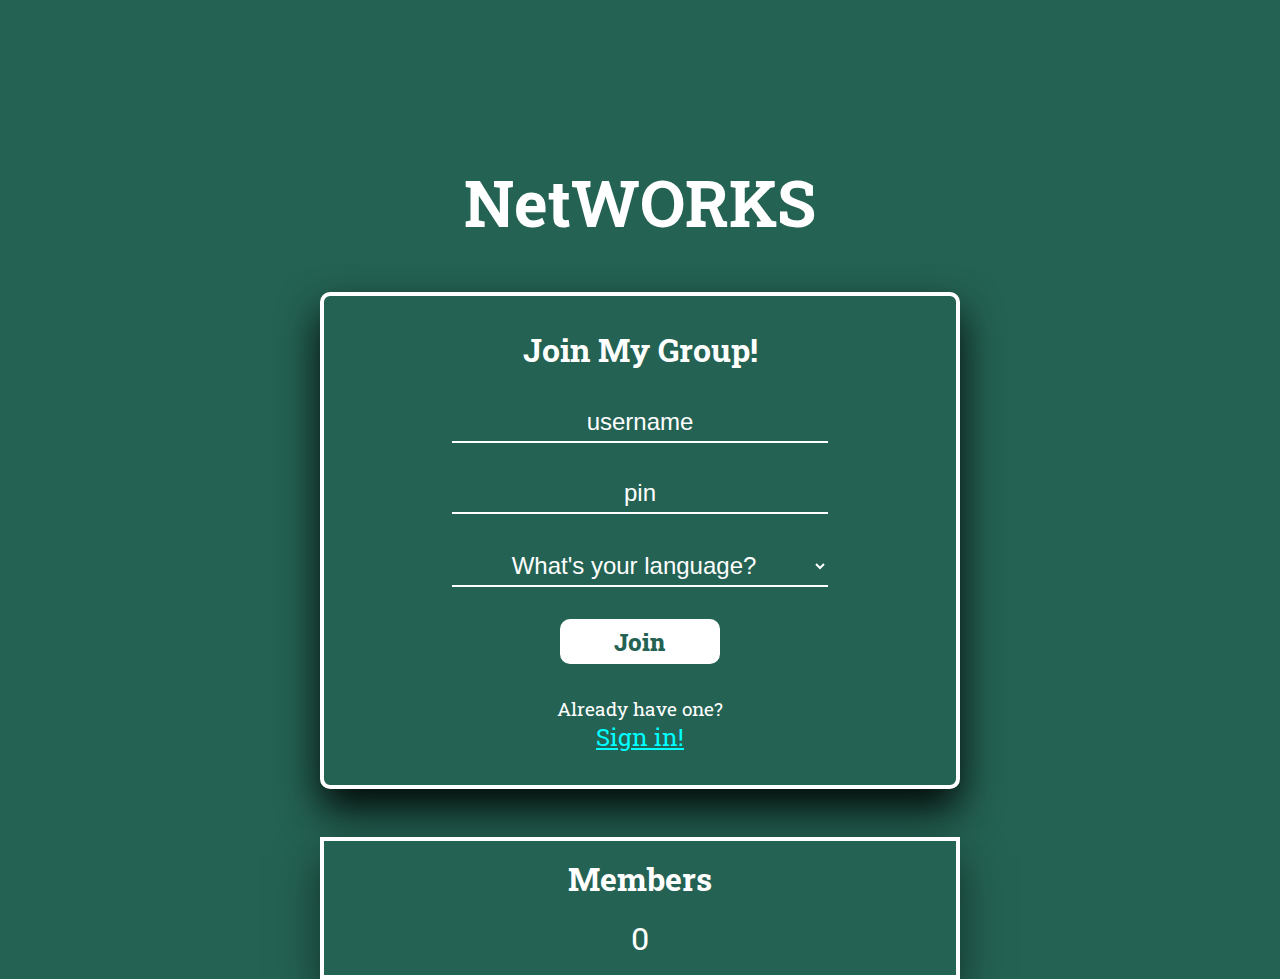
<file: index.html>
<!DOCTYPE html>
<html lang="en">
  <head>
    <meta charset="UTF-8" />
    <meta http-equiv="X-UA-Compatible" content="IE=edge" />
    <meta name="viewport" content="width=device-width, initial-scale=1.0" />
    <link rel="stylesheet" href="styles.css" />
    <link rel="preconnect" href="https://fonts.googleapis.com" />
    <link rel="preconnect" href="https://fonts.gstatic.com" crossorigin />
    <link
      href="https://fonts.googleapis.com/css2?family=Boogaloo&family=Roboto+Slab:wght@200;300;400;500;600;700&display=swap"
      rel="stylesheet"
    />

    <script type="module" src="script.js"></script>

    <title>Login Simulator</title>
  </head>
  <body>
    <div class="page-container">
      <h1 class="main-title">NetWORKS</h1>
      <div class="main-container">
        <h1 class="login-title">Join My Group!</h1>
        <div class="form-container">
          <input class="input-username input" placeholder="username" />
          <input class="input-password input" placeholder="pin" />

          <select class="input-language input" name="Language" id="Language">
            <option value="" disabled selected>What's your language?</option>
            <option value="Javascript">Javascript</option>
            <option value="Python">Python</option>
            <option value="C++">C++</option>
            <option value="Java">Java</option>
            <option value="Not relevant">Not revelant</option>
          </select>
          <a href="profilePicture.html" id="login" class="login-button">
            Join
          </a>
        </div>

        <div class="create-login-container">
          <p class="create-login description">Already have one?</p>
          <a class="create-login link" href="#">Sign in!</a>
        </div>
      </div>
      <div class="user-container">
        <h1 class="members-title">Members</h1>
        <p class="members-number">0</p>
      </div>
    </div>
  </body>
</html>
</file>
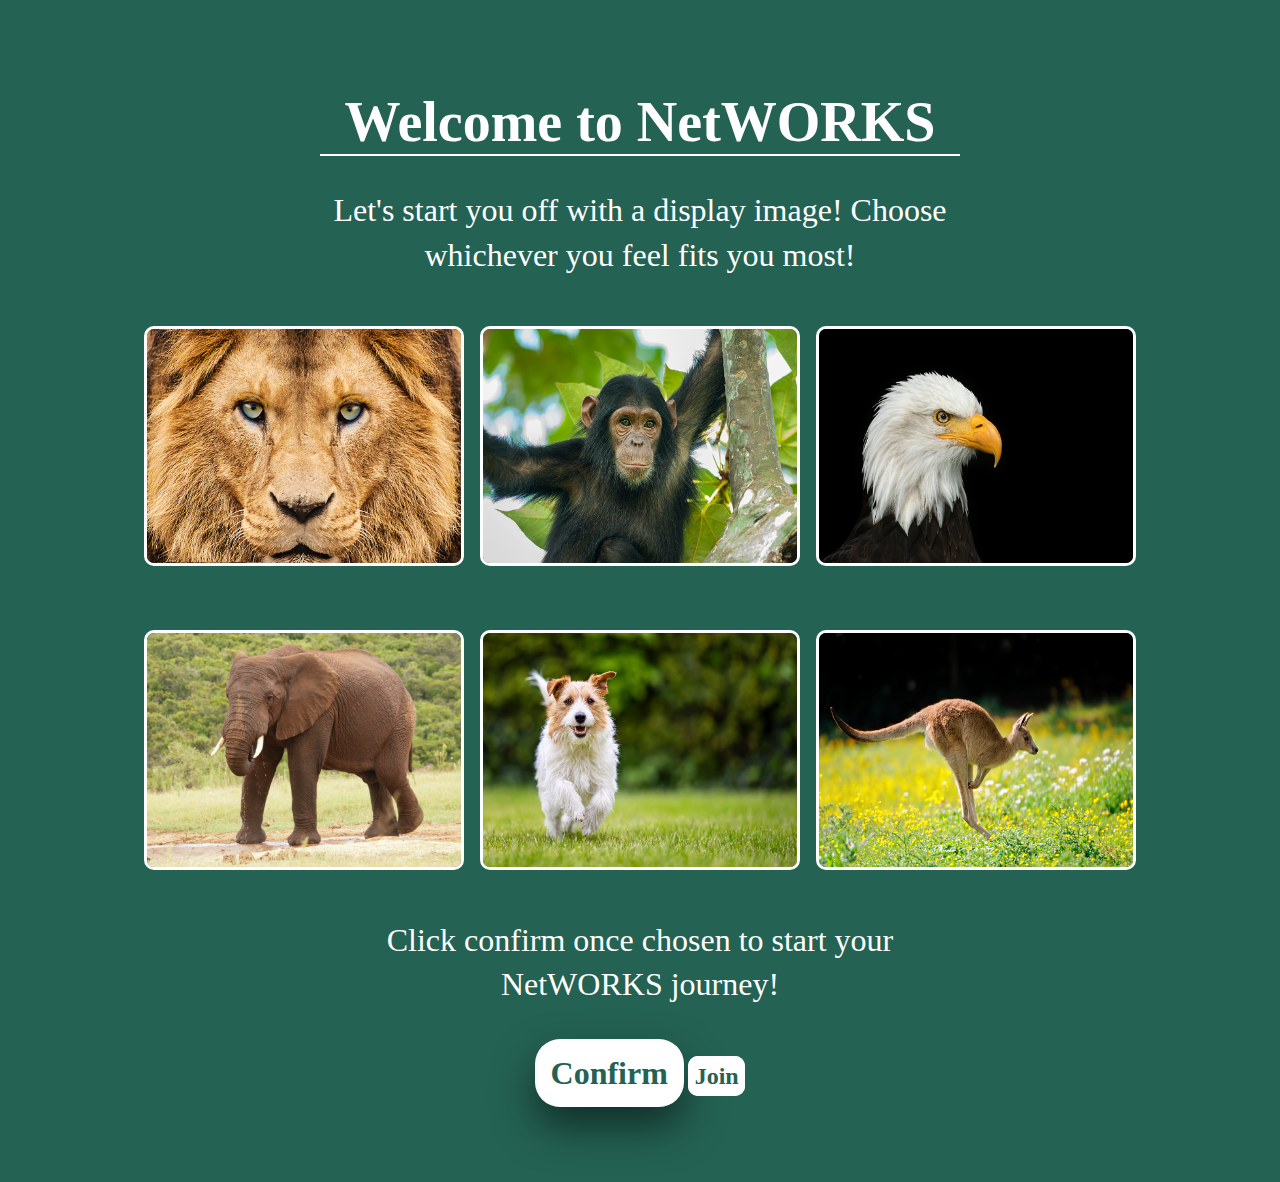
<file: profilePicture.html>
<!DOCTYPE html>
<html lang="en">
  <head>
    <meta charset="UTF-8" />
    <meta http-equiv="X-UA-Compatible" content="IE=edge" />
    <meta name="viewport" content="width=device-width, initial-scale=1.0" />
    <link rel="stylesheet" href="styles.css" />

   
    <script type="module" src="choice.js"></script>
   
    <title>Choose a Display Picutre</title>
  </head>
  <body>
    <div class="container">
      <div class="title-description-container">
        <h1 class="choose-title">Welcome to NetWORKS</h1>
        <p class="choose-description">
          Let's start you off with a display image! Choose whichever you feel
          fits you most!
        </p>
      </div>
      <div class="grid-choose-container">
        <img
          src="images/lion.jpg"
          id="lion"
          class="img-container"
        ></img>
        <img
          src="images/monkey.jpg"
          id="monkey"
          class="img-container"
        ></img>
        <img
          src="images/eagle.jpg"
          id="eagle"
          class="img-container"
        ></img>
        <img
          src="images/elephant.jpg"
          id="elephant"
          class="img-container"
        ></img>
        <img
          src="images/dog.jpg"
          id="dog"
          class="img-container"
        ></img>
        <img
          src="images/kangaroo.jpg"
          id="kangaroo"
          class="img-container"
        ></img>
      </div>

      <div class="confirm-container">
        <h2 class="confirm-title">
          Click confirm once chosen to start your NetWORKS journey!
        </h2>
        <a href="#" class="confirm-button">Confirm</a>
        <a href="profilePicture.html" id="login" class="login-button">
          Join
        </a>
      </div>
    </div>

    
  </body>
</html>
</file>
<file: styles.css>
* {
  margin: 0;
  padding: 0;
  box-sizing: border-box;
}

body {
  background-color: #246253;
  /* height: 10rem; */
  color: white;
  font-family: "Roboto Slab", serif;
}

.main-container {
  background-color: #246253;
  margin: 0 auto 3rem;
  width: 50%;
  height: max-content;
  border: 4px solid white;
  border-radius: 10px;
  padding: 2rem;
  box-shadow: 0 20px 40px 0px rgba(0, 0, 0, 0.916);
}

.main-title {
  text-align: center;
  margin: 10rem auto 3rem;
  font-size: 4rem;
}

.login-title {
  text-align: center;
  margin-bottom: 1rem;
  font-size: 2rem;
}

.form-container {
  display: flex;
  flex-direction: column;
  gap: 1rem;
  padding: 1rem;
}

.input {
  width: 70%;
  margin: 0 auto 1rem;
  text-align: center;
  font-size: 1.5rem;
  background: none;
  border: none;
  border-bottom: 2px solid white;
  padding: 0.3rem;
  color: white;
}

.input:focus {
  outline: none;
}

::placeholder {
  color: white;
}

.login-button {
  background-color: white;
  color: #246253;
  font-weight: 800;
  width: 30%;
  text-align: center;
  text-decoration: none;
  margin: 0 auto 1rem;
  font-size: 1.5rem;
  padding: 0.3rem;
  border: 2px solid white;
  border-radius: 10px;
  cursor: pointer;

  font-family: "Roboto Slab", serif;
}

.login-button:hover {
  background-color: #246253;
  color: white;
  border: 4px solid white;
  box-shadow: 0 20px 40px 0px rgba(0, 0, 0, 0.516);
}

.create-login {
  font-size: 1.2rem;
}

.link {
  color: aqua;
  font-size: 1.5rem;
}

.create-login-container {
  margin: 0 auto;
  font-size: 1.2rem;
  text-align: center;
}

.user-container {
  background-color: #246253;
  margin: 0 auto;
  text-align: center;
  width: 50%;
  border: 4px solid white;
  padding: 1rem;

  box-shadow: 0 20px 40px 0px rgba(0, 0, 0, 0.516);
}

.members-title {
  margin-bottom: 1rem;
}

.members-number {
  font-size: 2rem;
}

.my-users {
  font-size: 1.5rem;
}

/* CHOOSE YOUR DISPLAY IMG SECTION  */

.container {
  margin: 10vh auto;
  width: 50%;
}

.title-description-container {
  margin-bottom: 3rem;
  text-align: center;
}

.choose-title {
  font-size: 3.5rem;
  border-bottom: 2px solid white;
  margin-bottom: 2rem;
}

.choose-description {
  font-size: 2rem;
  line-height: 1.4;
}

.grid-choose-container {
  display: grid;

  grid-template-columns: 1fr 1fr 1fr;
  grid-template-rows: 1fr 1fr;
  row-gap: 4rem;
  column-gap: 1rem;
  margin: 1rem auto 3rem;
  justify-content: center;
  align-items: center;
}

.img-container {
  border: 3px solid white;
  border-radius: 10px;
  width: 20rem;
  height: 15rem;
}

.img-container:hover {
  cursor: pointer;
  box-shadow: 0 20px 40px 0px rgba(0, 0, 0, 0.516);
  transform: translateY(-2rem);
  transition: all 1.2s;
}

.chosen {
  border: 8px solid yellow;
}

.confirm-container {
  text-align: center;
}

.confirm-title {
  font-size: 2rem;
  font-weight: 300;
  line-height: 1.4;
  margin-bottom: 3rem;
}

.confirm-button {
  font-size: 2rem;
  font-weight: 700;
  color: #246253;
  background-color: white;
  padding: 1rem;
  text-decoration: none;
  border-radius: 25px;
  box-shadow: 0 20px 40px 0px rgba(0, 0, 0, 0.516);
}

.confirm-button:hover {
  background-color: #246253;
  color: white;
  border: 4px solid white;
}
</file>
